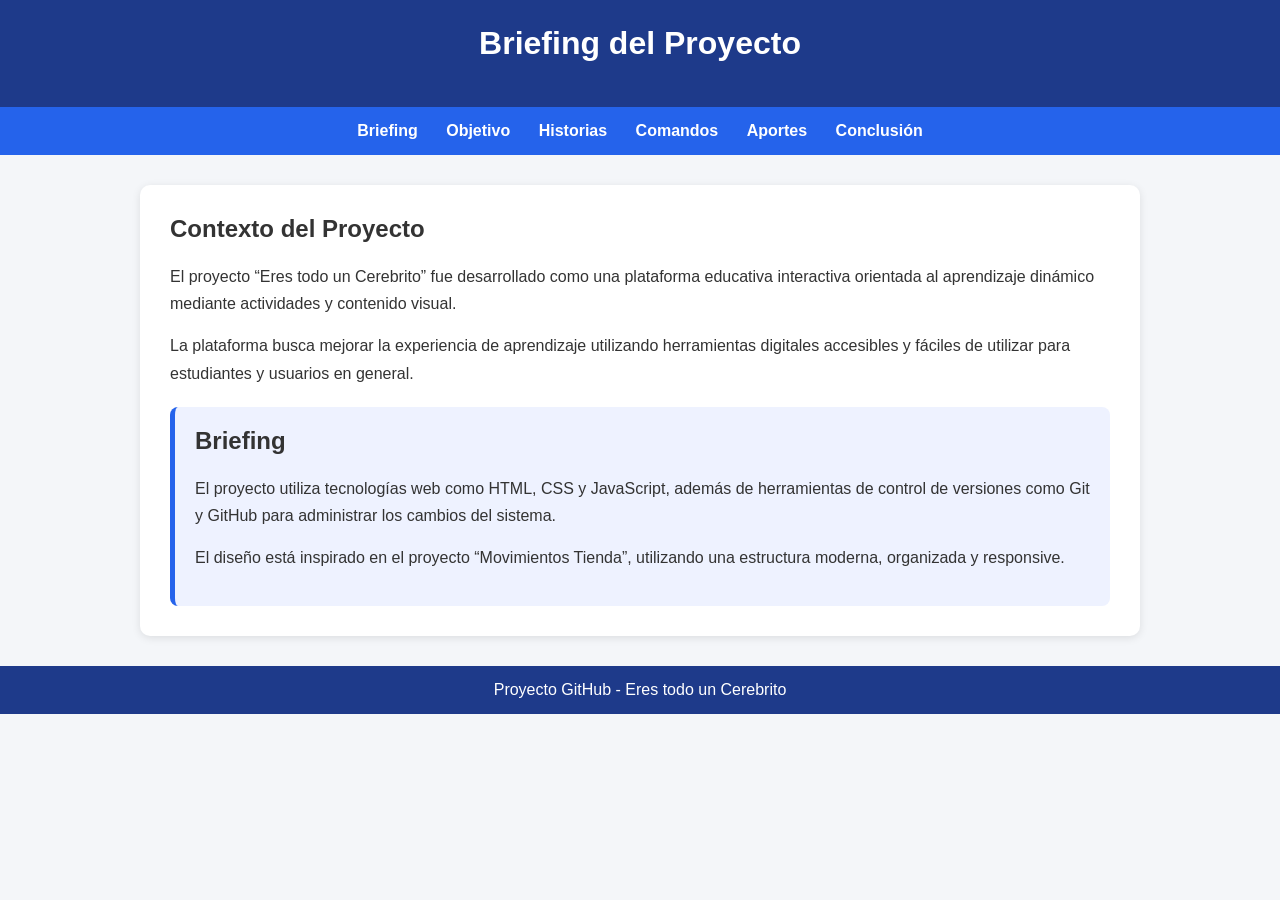
<file: Index.html>
<!DOCTYPE html>
<html lang="es">
<head>
    <meta charset="UTF-8">
    <meta name="viewport" content="width=device-width, initial-scale=1.0">
    <title>Briefing del Proyecto</title>
    <link rel="stylesheet" href="styles.css">
</head>
<body>

<header>
    <h1>Briefing del Proyecto</h1>
</header>

<nav>
    <a href="index.html">Briefing</a>
    <a href="objetivo.html">Objetivo</a>
    <a href="historias.html">Historias</a>
    <a href="comandos.html">Comandos</a>
    <a href="aportes.html">Aportes</a>
    <a href="conclusion.html">Conclusión</a>
</nav>

<div class="container">

    <h2>Contexto del Proyecto</h2>

    <p>
        El proyecto “Eres todo un Cerebrito” fue desarrollado como una plataforma educativa interactiva orientada al aprendizaje dinámico mediante actividades y contenido visual.
    </p>

    <p>
        La plataforma busca mejorar la experiencia de aprendizaje utilizando herramientas digitales accesibles y fáciles de utilizar para estudiantes y usuarios en general.
    </p>

    <div class="card">
        <h2>Briefing</h2>

        <p>
            El proyecto utiliza tecnologías web como HTML, CSS y JavaScript, además de herramientas de control de versiones como Git y GitHub para administrar los cambios del sistema.
        </p>

        <p>
            El diseño está inspirado en el proyecto “Movimientos Tienda”, utilizando una estructura moderna, organizada y responsive.
        </p>
    </div>

</div>

<footer>
    Proyecto GitHub - Eres todo un Cerebrito
</footer>

<script src="script.js"></script>

</body>
</html>
</file>
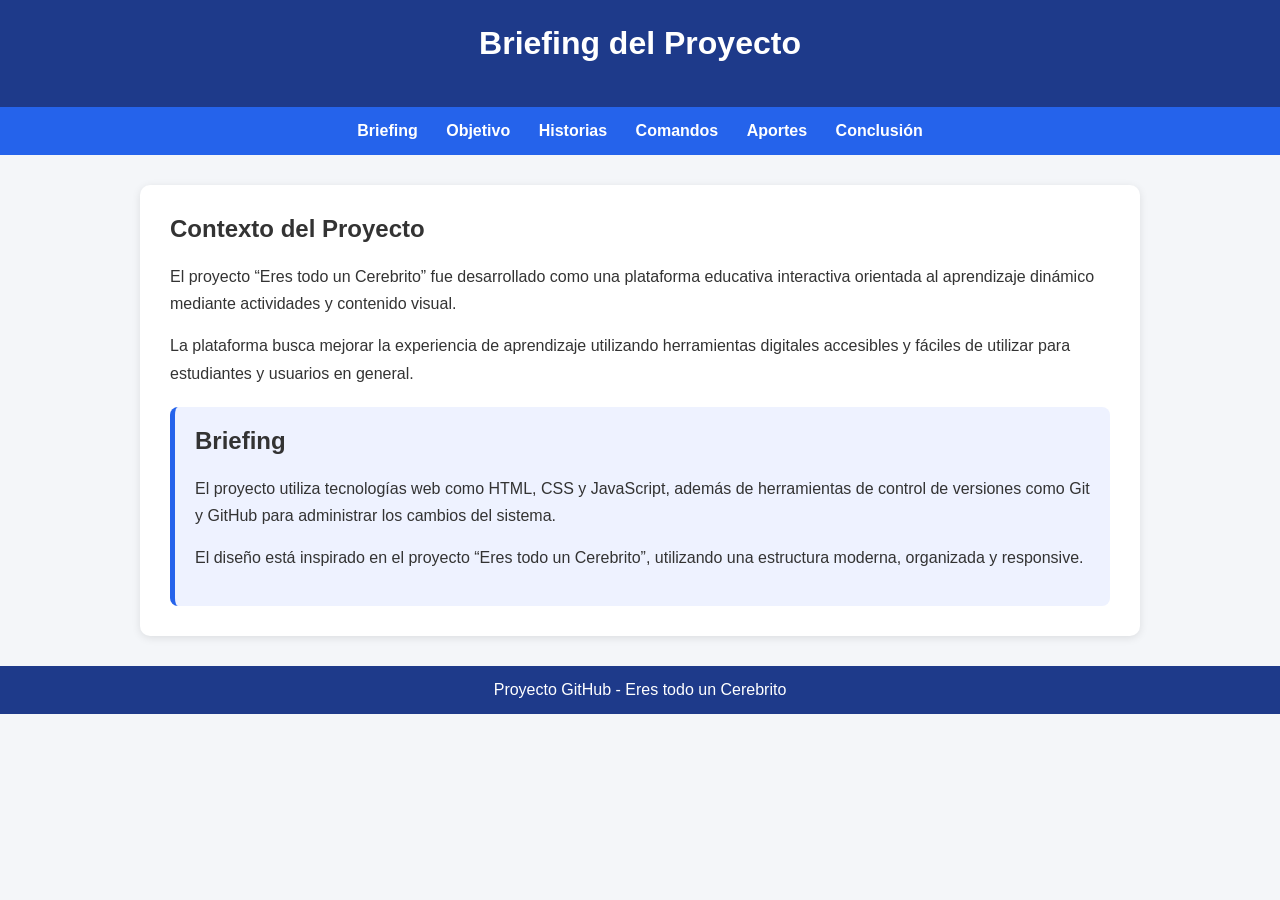
<file: index.html>
<!DOCTYPE html>
<html lang="es">
<head>
    <meta charset="UTF-8">
    <meta name="viewport" content="width=device-width, initial-scale=1.0">
    <title>Briefing del Proyecto</title>
    <link rel="stylesheet" href="styles.css">
</head>
<body>

<header>
    <h1>Briefing del Proyecto</h1>
</header>

<nav>
    <a href="index.html">Briefing</a>
    <a href="objetivo.html">Objetivo</a>
    <a href="historias.html">Historias</a>
    <a href="comandos.html">Comandos</a>
    <a href="aportes.html">Aportes</a>
    <a href="conclusion.html">Conclusión</a>
</nav>

<div class="container">

    <h2>Contexto del Proyecto</h2>

    <p>
        El proyecto “Eres todo un Cerebrito” fue desarrollado como una plataforma educativa interactiva orientada al aprendizaje dinámico mediante actividades y contenido visual.
    </p>

    <p>
        La plataforma busca mejorar la experiencia de aprendizaje utilizando herramientas digitales accesibles y fáciles de utilizar para estudiantes y usuarios en general.
    </p>

    <div class="card">
        <h2>Briefing</h2>

        <p>
            El proyecto utiliza tecnologías web como HTML, CSS y JavaScript, además de herramientas de control de versiones como Git y GitHub para administrar los cambios del sistema.
        </p>

        <p>
            El diseño está inspirado en el proyecto “Eres todo un Cerebrito”, utilizando una estructura moderna, organizada y responsive.
        </p>
    </div>

</div>

<footer>
    Proyecto GitHub - Eres todo un Cerebrito
</footer>

<script src="script.js"></script>

</body>
</html>
</file>
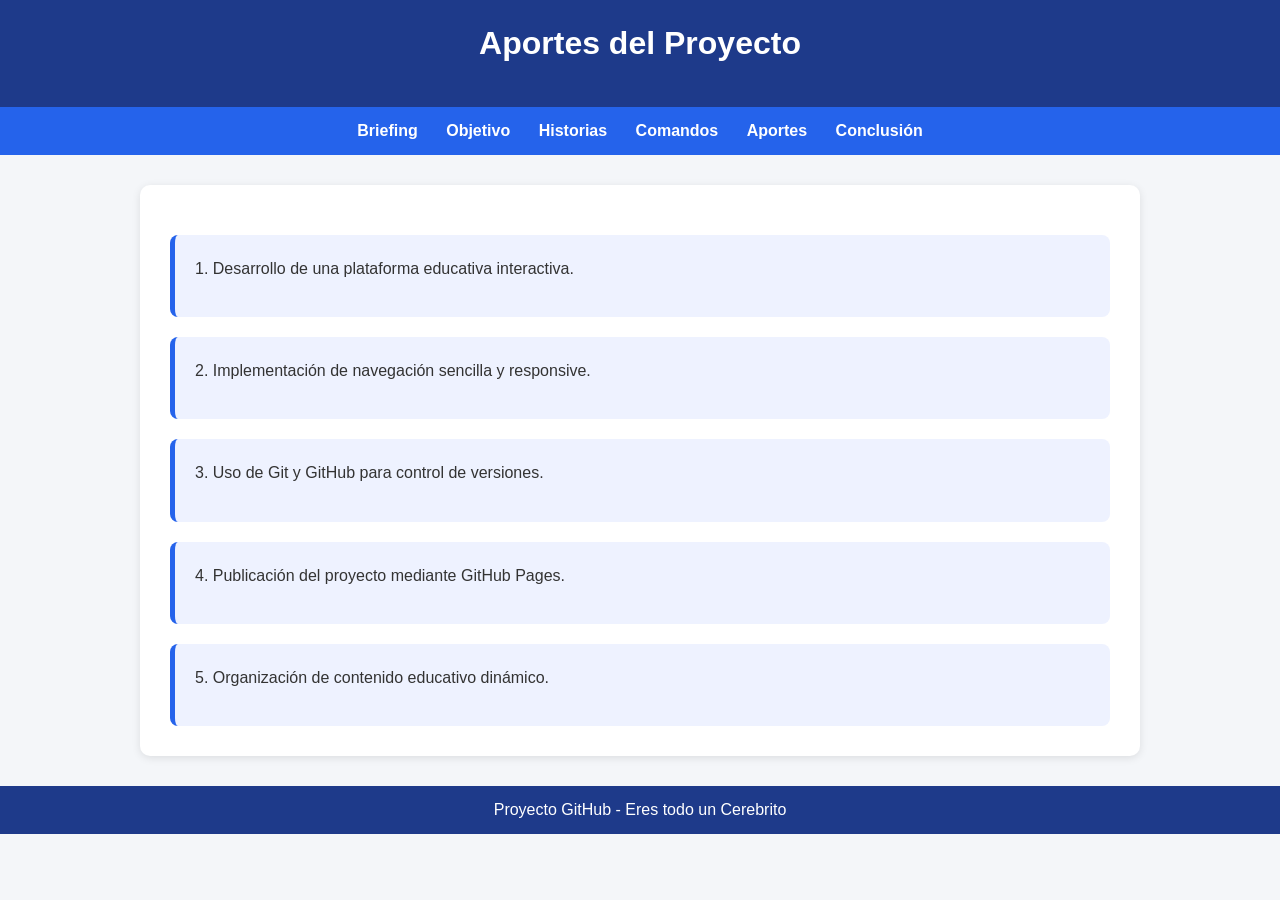
<file: aportes.html>
<!DOCTYPE html>
<html lang="es">
<head>
    <meta charset="UTF-8">
    <meta name="viewport" content="width=device-width, initial-scale=1.0">
    <title>Aportes</title>
    <link rel="stylesheet" href="styles.css">
</head>
<body>

<header>
    <h1>Aportes del Proyecto</h1>
</header>

<nav>
    <a href="index.html">Briefing</a>
    <a href="objetivo.html">Objetivo</a>
    <a href="historias.html">Historias</a>
    <a href="comandos.html">Comandos</a>
    <a href="aportes.html">Aportes</a>
    <a href="conclusion.html">Conclusión</a>
</nav>

<div class="container">

    <div class="card">
        <p>1. Desarrollo de una plataforma educativa interactiva.</p>
    </div>

    <div class="card">
        <p>2. Implementación de navegación sencilla y responsive.</p>
    </div>

    <div class="card">
        <p>3. Uso de Git y GitHub para control de versiones.</p>
    </div>

    <div class="card">
        <p>4. Publicación del proyecto mediante GitHub Pages.</p>
    </div>

    <div class="card">
        <p>5. Organización de contenido educativo dinámico.</p>
    </div>

</div>

<footer>
    Proyecto GitHub - Eres todo un Cerebrito
</footer>

</body>
</html>
</file>
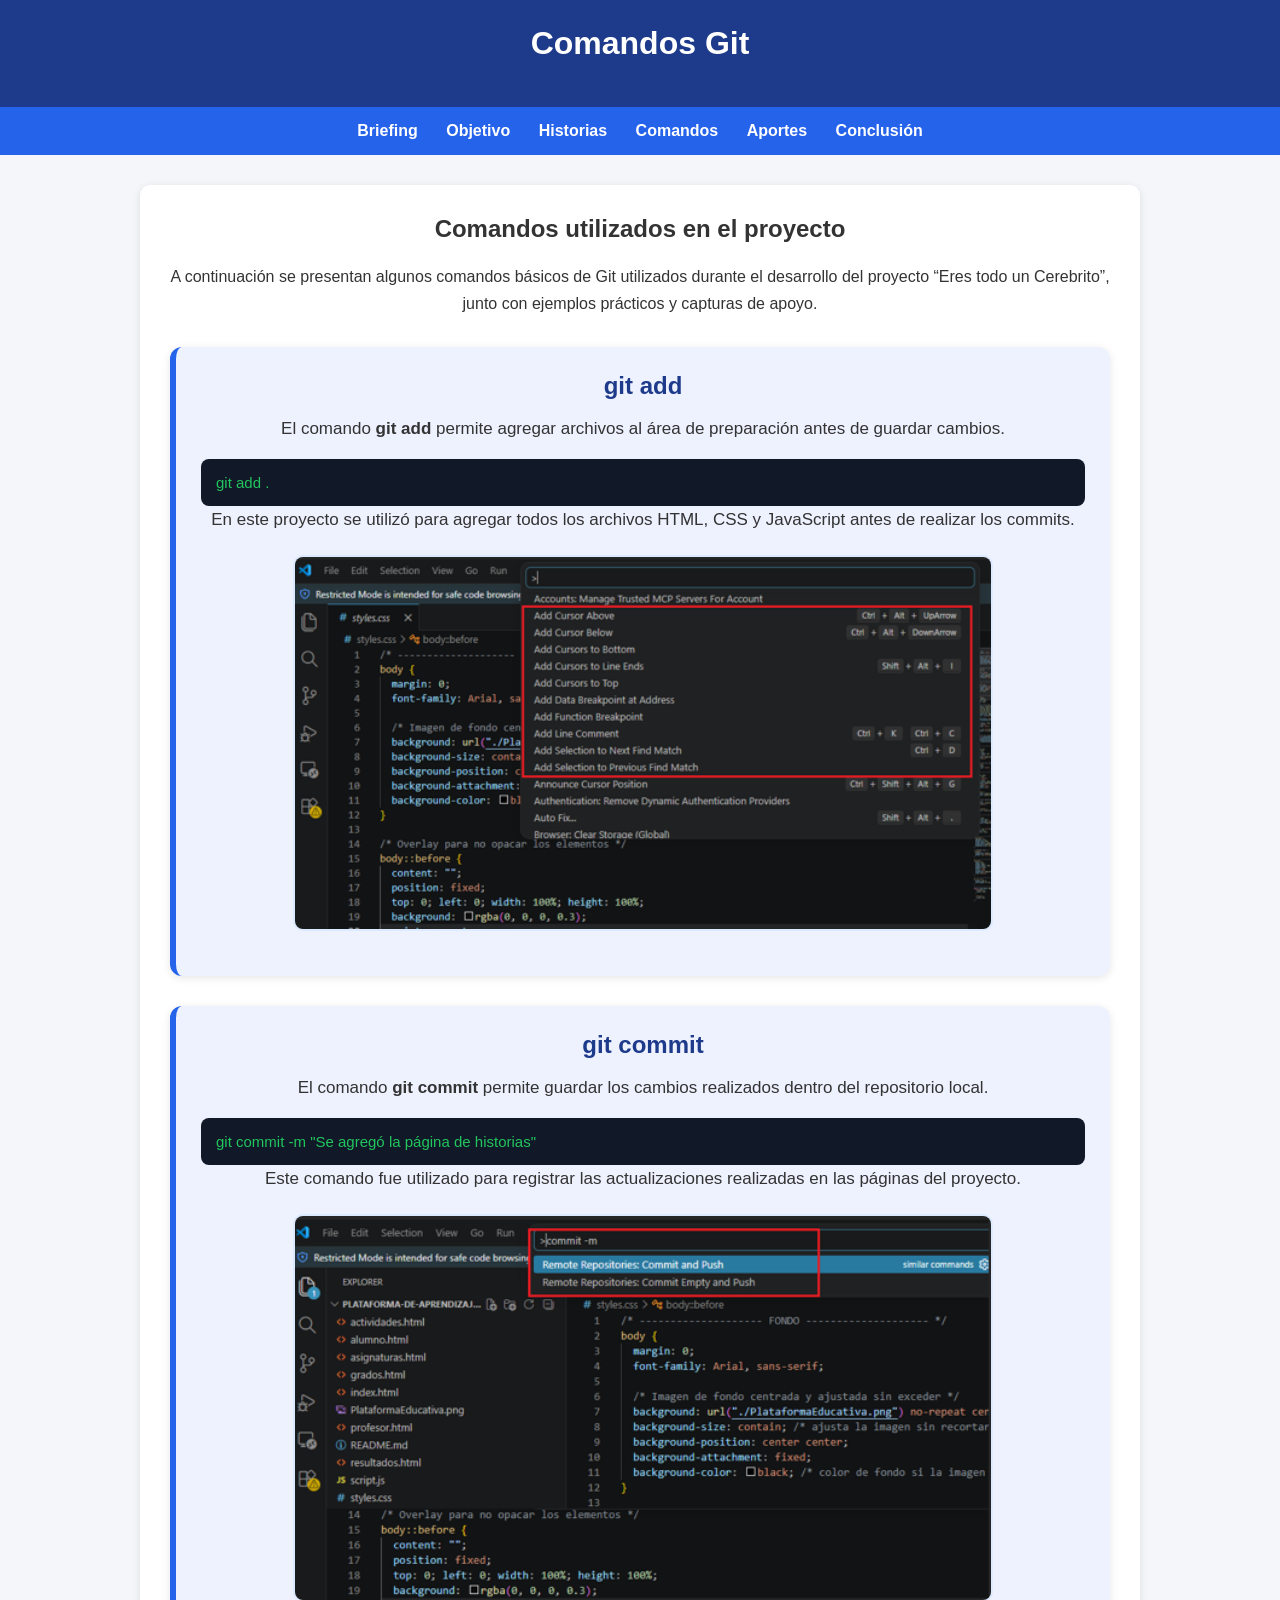
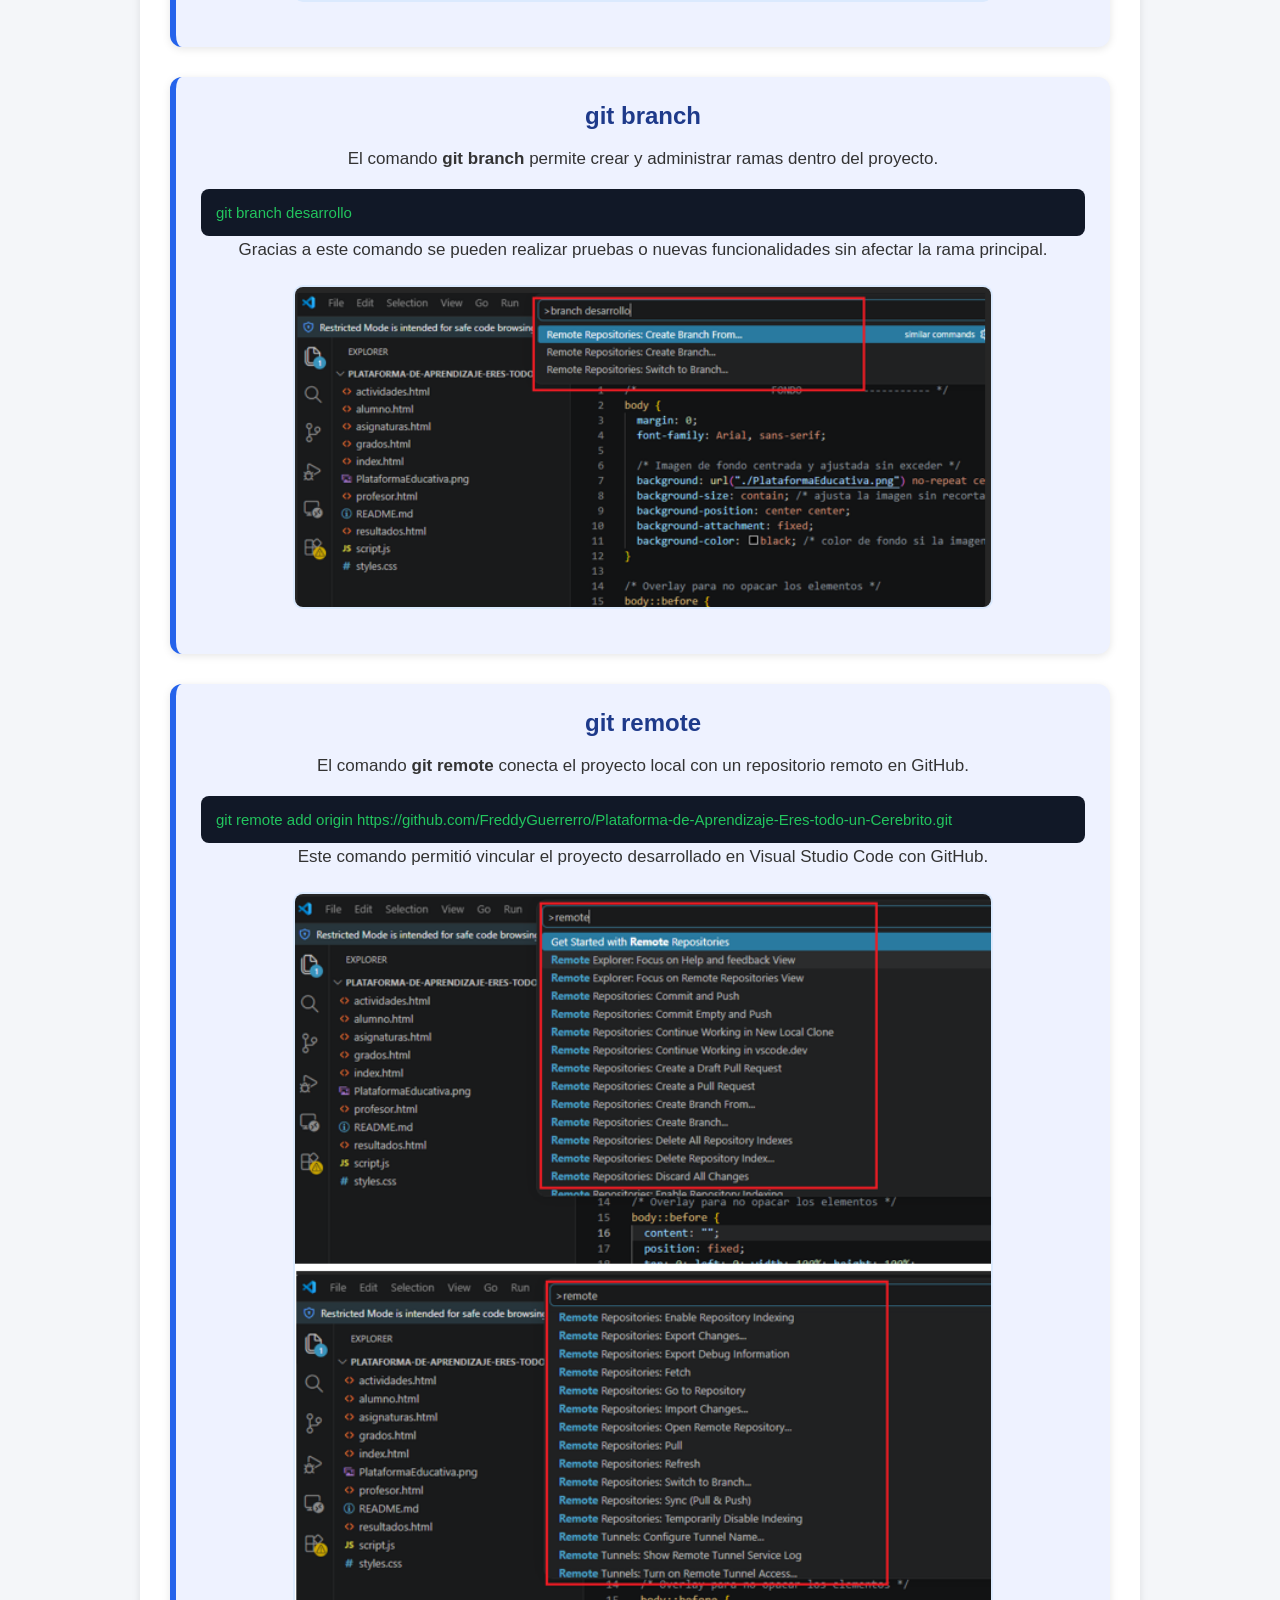
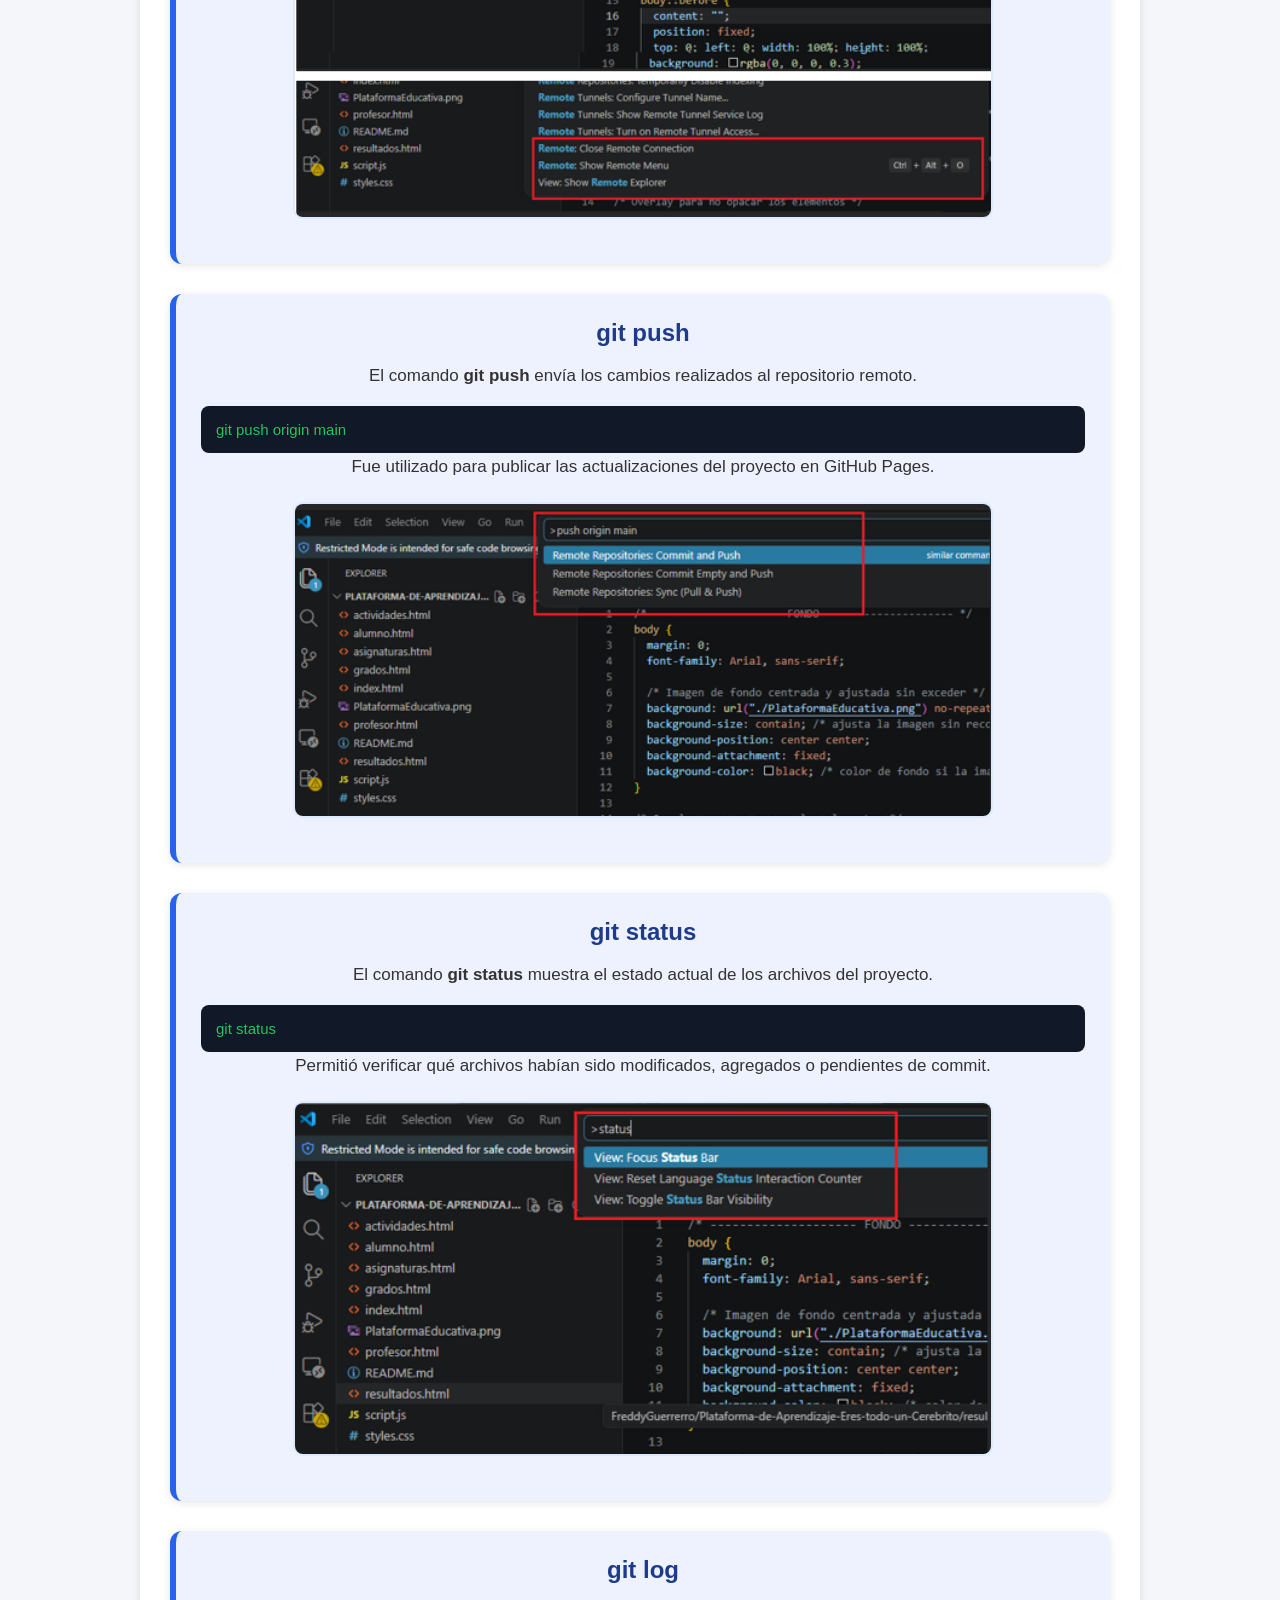
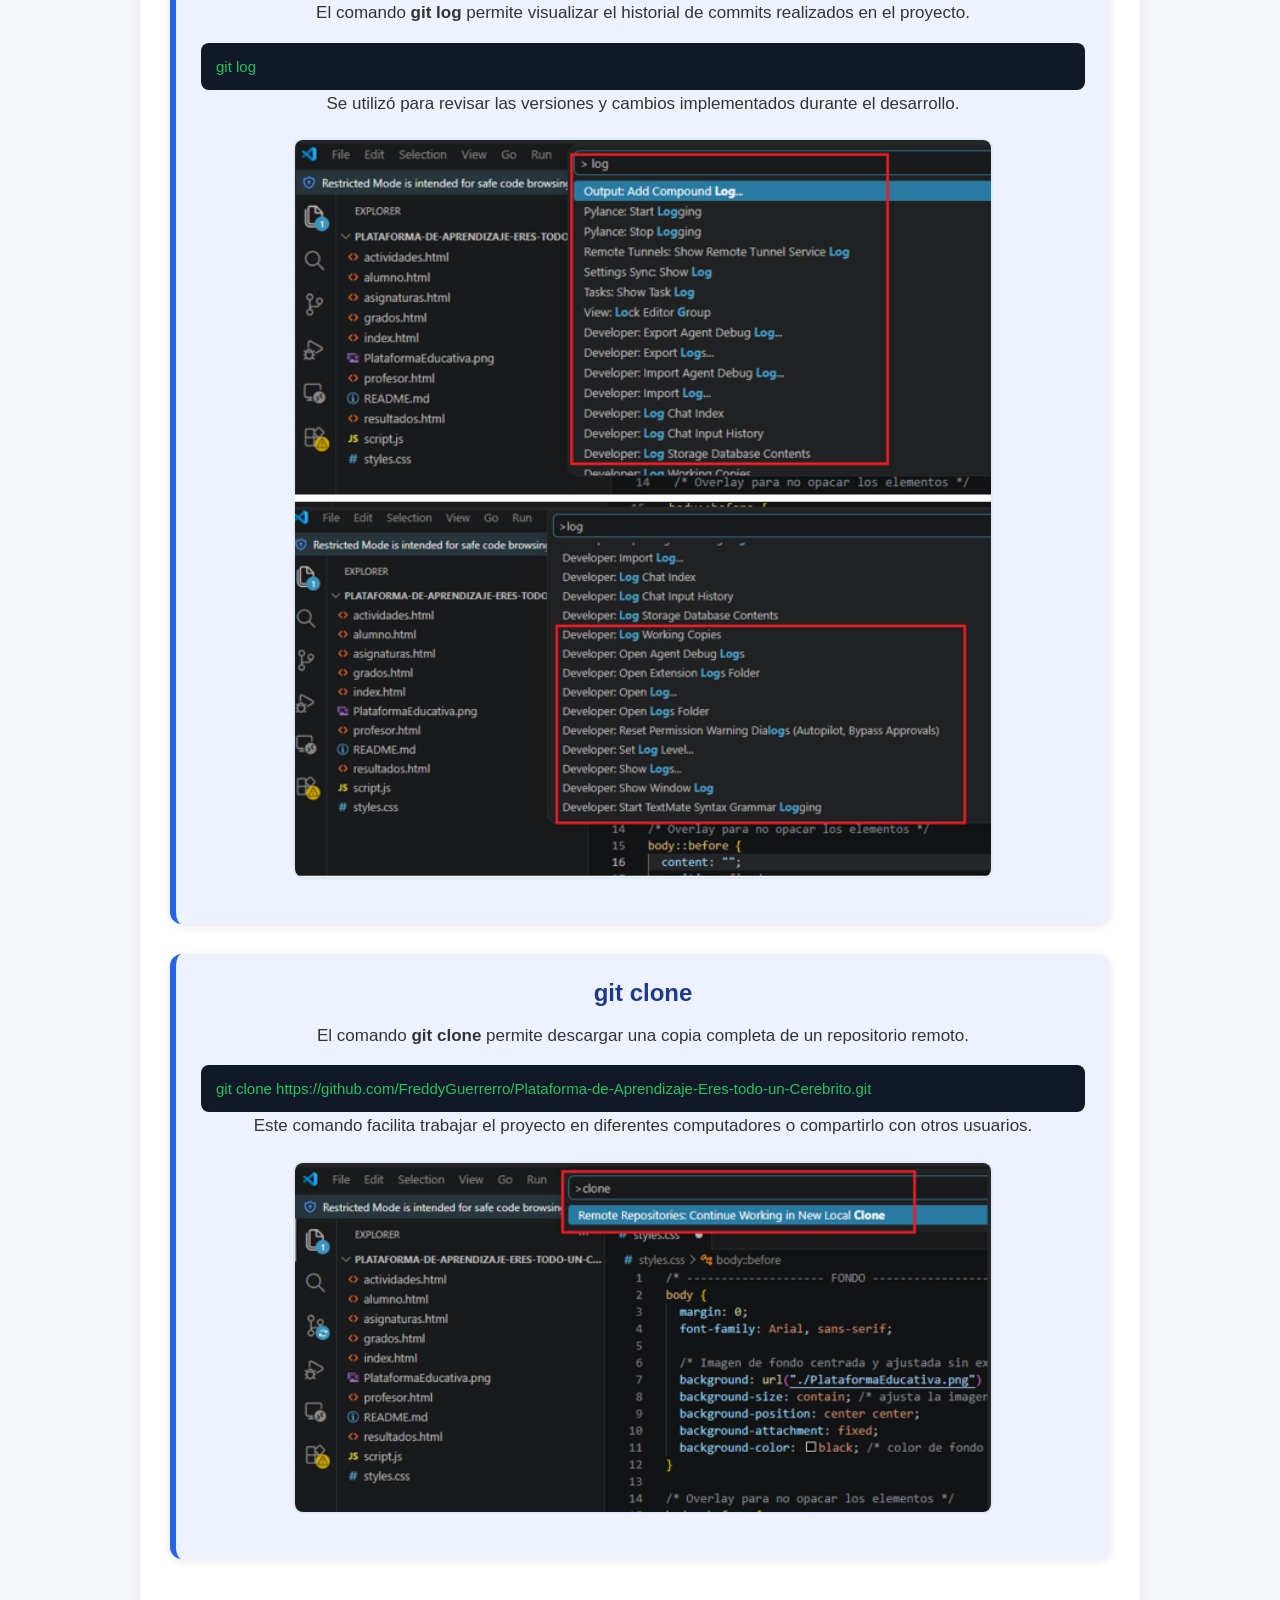
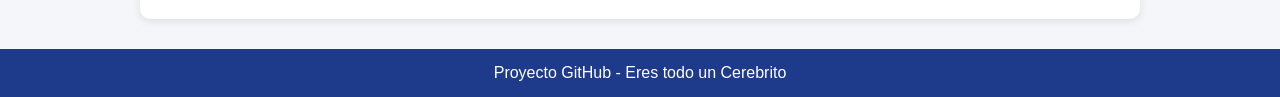
<file: comandos.html>
<!DOCTYPE html>
<html lang="es">
<head>
    <meta charset="UTF-8">
    <meta name="viewport" content="width=device-width, initial-scale=1.0">
    <title>Comandos Git</title>
    <link rel="stylesheet" href="styles.css">

    <style>

        .titulo-principal{
            text-align:center;
            margin-bottom:30px;
        }

        .comando-card{
            background:#eef2ff;
            border-left:6px solid #2563eb;
            padding:25px;
            margin-bottom:30px;
            border-radius:12px;
            text-align:center;
            box-shadow:0 2px 8px rgba(0,0,0,0.1);
        }

        .comando-card img{
            width:100%;
            max-width:700px;
            margin:20px auto;
            display:block;
            border-radius:10px;
            border:2px solid #dbeafe;
        }

        .comando-card h2{
            color:#1e3a8a;
            margin-bottom:15px;
        }

        .comando-card p{
            font-size:17px;
            line-height:1.7;
        }

        code{
            display:block;
            background:#111827;
            color:#22c55e;
            padding:15px;
            border-radius:8px;
            margin-top:15px;
            overflow-x:auto;
            text-align:left;
            font-size:15px;
        }

    </style>

</head>
<body>

<header>
    <h1>Comandos Git</h1>
</header>

<nav>
    <a href="index.html">Briefing</a>
    <a href="objetivo.html">Objetivo</a>
    <a href="historias.html">Historias</a>
    <a href="comandos.html">Comandos</a>
    <a href="aportes.html">Aportes</a>
    <a href="conclusion.html">Conclusión</a>
</nav>

<div class="container">

    <div class="titulo-principal">

        <h2>Comandos utilizados en el proyecto</h2>

        <p>
            A continuación se presentan algunos comandos básicos de Git utilizados durante el desarrollo del proyecto
            “Eres todo un Cerebrito”, junto con ejemplos prácticos y capturas de apoyo.
        </p>

    </div>

    <!-- git add -->

    <div class="comando-card">

        <h2>git add</h2>

        <p>
            El comando <strong>git add</strong> permite agregar archivos al área de preparación antes de guardar cambios.
        </p>

        <code>
git add .
        </code>

        <p>
            En este proyecto se utilizó para agregar todos los archivos HTML, CSS y JavaScript antes de realizar los commits.
        </p>

        <img src="git-add.png" alt="Comando git add">

    </div>

    <!-- git commit -->

    <div class="comando-card">

        <h2>git commit</h2>

        <p>
            El comando <strong>git commit</strong> permite guardar los cambios realizados dentro del repositorio local.
        </p>

        <code>
git commit -m "Se agregó la página de historias"
        </code>

        <p>
            Este comando fue utilizado para registrar las actualizaciones realizadas en las páginas del proyecto.
        </p>

        <img src="git-commit.png" alt="Comando git commit">

    </div>

    <!-- git branch -->

    <div class="comando-card">

        <h2>git branch</h2>

        <p>
            El comando <strong>git branch</strong> permite crear y administrar ramas dentro del proyecto.
        </p>

        <code>
git branch desarrollo
        </code>

        <p>
            Gracias a este comando se pueden realizar pruebas o nuevas funcionalidades sin afectar la rama principal.
        </p>

        <img src="git-branch.png" alt="Comando git branch">

    </div>

    <!-- git remote -->

    <div class="comando-card">

        <h2>git remote</h2>

        <p>
            El comando <strong>git remote</strong> conecta el proyecto local con un repositorio remoto en GitHub.
        </p>

        <code>
git remote add origin https://github.com/FreddyGuerrerro/Plataforma-de-Aprendizaje-Eres-todo-un-Cerebrito.git
        </code>

        <p>
            Este comando permitió vincular el proyecto desarrollado en Visual Studio Code con GitHub.
        </p>

        <img src="git-remote.png" alt="Comando git remote">

    </div>

    <!-- git push -->

    <div class="comando-card">

        <h2>git push</h2>

        <p>
            El comando <strong>git push</strong> envía los cambios realizados al repositorio remoto.
        </p>

        <code>
git push origin main
        </code>

        <p>
            Fue utilizado para publicar las actualizaciones del proyecto en GitHub Pages.
        </p>

        <img src="git-push.png" alt="Comando git push">

    </div>

    <!-- git status -->

    <div class="comando-card">

        <h2>git status</h2>

        <p>
            El comando <strong>git status</strong> muestra el estado actual de los archivos del proyecto.
        </p>

        <code>
git status
        </code>

        <p>
            Permitió verificar qué archivos habían sido modificados, agregados o pendientes de commit.
        </p>

        <img src="git-status.png" alt="Comando git status">

    </div>

    <!-- git log -->

    <div class="comando-card">

        <h2>git log</h2>

        <p>
            El comando <strong>git log</strong> permite visualizar el historial de commits realizados en el proyecto.
        </p>

        <code>
git log
        </code>

        <p>
            Se utilizó para revisar las versiones y cambios implementados durante el desarrollo.
        </p>

        <img src="git-log.png" alt="Comando git log">

    </div>

    <!-- git clone -->

    <div class="comando-card">

        <h2>git clone</h2>

        <p>
            El comando <strong>git clone</strong> permite descargar una copia completa de un repositorio remoto.
        </p>

        <code>
git clone https://github.com/FreddyGuerrerro/Plataforma-de-Aprendizaje-Eres-todo-un-Cerebrito.git
        </code>

        <p>
            Este comando facilita trabajar el proyecto en diferentes computadores o compartirlo con otros usuarios.
        </p>

        <img src="git-clone.png" alt="Comando git clone">

    </div>

</div>

<footer>
    Proyecto GitHub - Eres todo un Cerebrito
</footer>

<script src="script.js"></script>

</body>
</html>
</file>
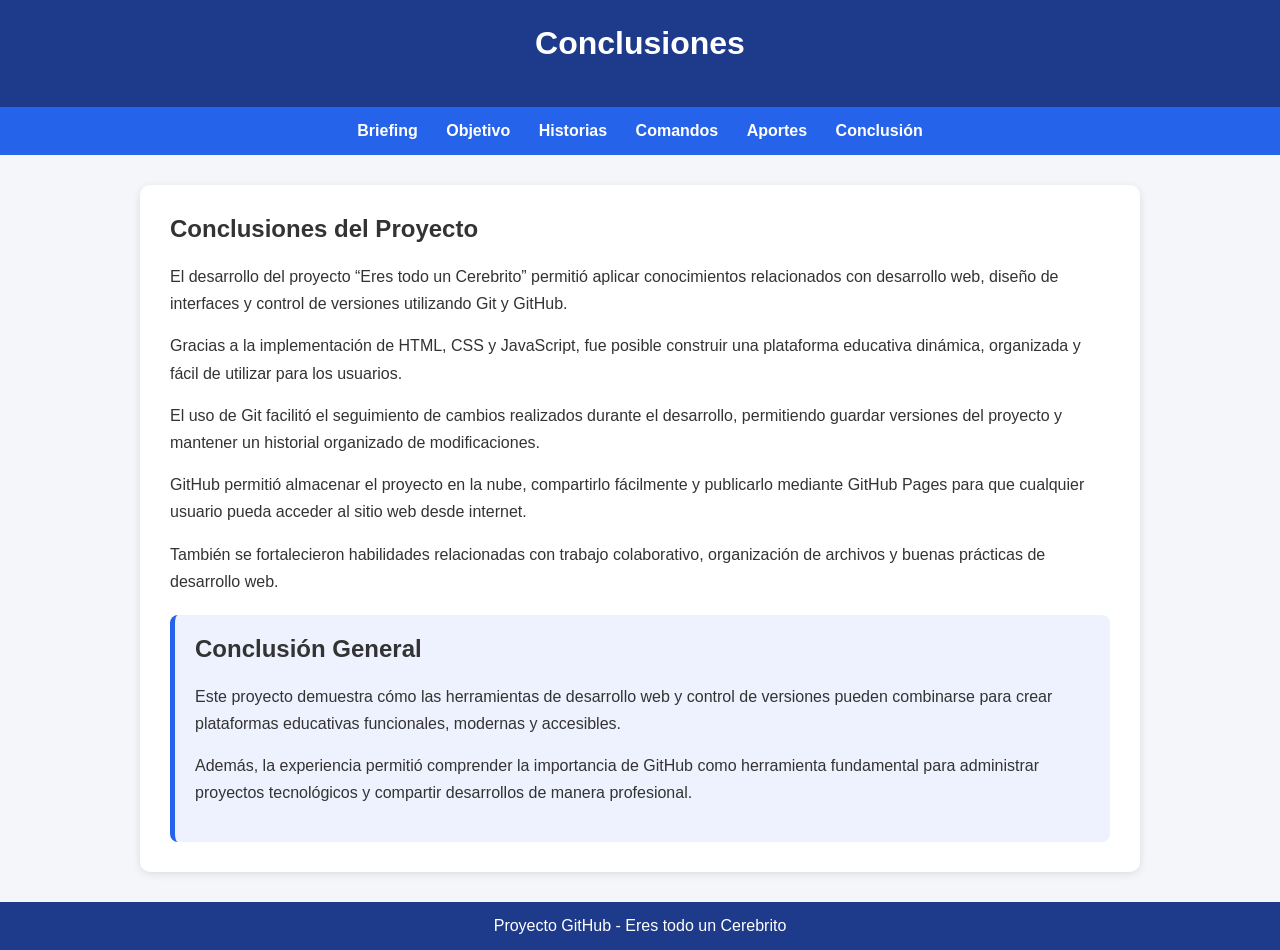
<file: conclusion.html>
<!DOCTYPE html>
<html lang="es">
<head>
    <meta charset="UTF-8">
    <meta name="viewport" content="width=device-width, initial-scale=1.0">
    <title>Conclusiones</title>
    <link rel="stylesheet" href="styles.css">
</head>
<body>

<header>
    <h1>Conclusiones</h1>
</header>

<nav>
    <a href="index.html">Briefing</a>
    <a href="objetivo.html">Objetivo</a>
    <a href="historias.html">Historias</a>
    <a href="comandos.html">Comandos</a>
    <a href="aportes.html">Aportes</a>
    <a href="conclusion.html">Conclusión</a>
</nav>

<div class="container">

    <h2>Conclusiones del Proyecto</h2>

    <p>
        El desarrollo del proyecto “Eres todo un Cerebrito” permitió aplicar conocimientos relacionados con desarrollo web, diseño de interfaces y control de versiones utilizando Git y GitHub.
    </p>

    <p>
        Gracias a la implementación de HTML, CSS y JavaScript, fue posible construir una plataforma educativa dinámica, organizada y fácil de utilizar para los usuarios.
    </p>

    <p>
        El uso de Git facilitó el seguimiento de cambios realizados durante el desarrollo, permitiendo guardar versiones del proyecto y mantener un historial organizado de modificaciones.
    </p>

    <p>
        GitHub permitió almacenar el proyecto en la nube, compartirlo fácilmente y publicarlo mediante GitHub Pages para que cualquier usuario pueda acceder al sitio web desde internet.
    </p>

    <p>
        También se fortalecieron habilidades relacionadas con trabajo colaborativo, organización de archivos y buenas prácticas de desarrollo web.
    </p>

    <div class="card">
        <h2>Conclusión General</h2>

        <p>
            Este proyecto demuestra cómo las herramientas de desarrollo web y control de versiones pueden combinarse para crear plataformas educativas funcionales, modernas y accesibles.
        </p>

        <p>
            Además, la experiencia permitió comprender la importancia de GitHub como herramienta fundamental para administrar proyectos tecnológicos y compartir desarrollos de manera profesional.
        </p>
    </div>

</div>

<footer>
    Proyecto GitHub - Eres todo un Cerebrito
</footer>

<script src="script.js"></script>

</body>
</html>
</file>
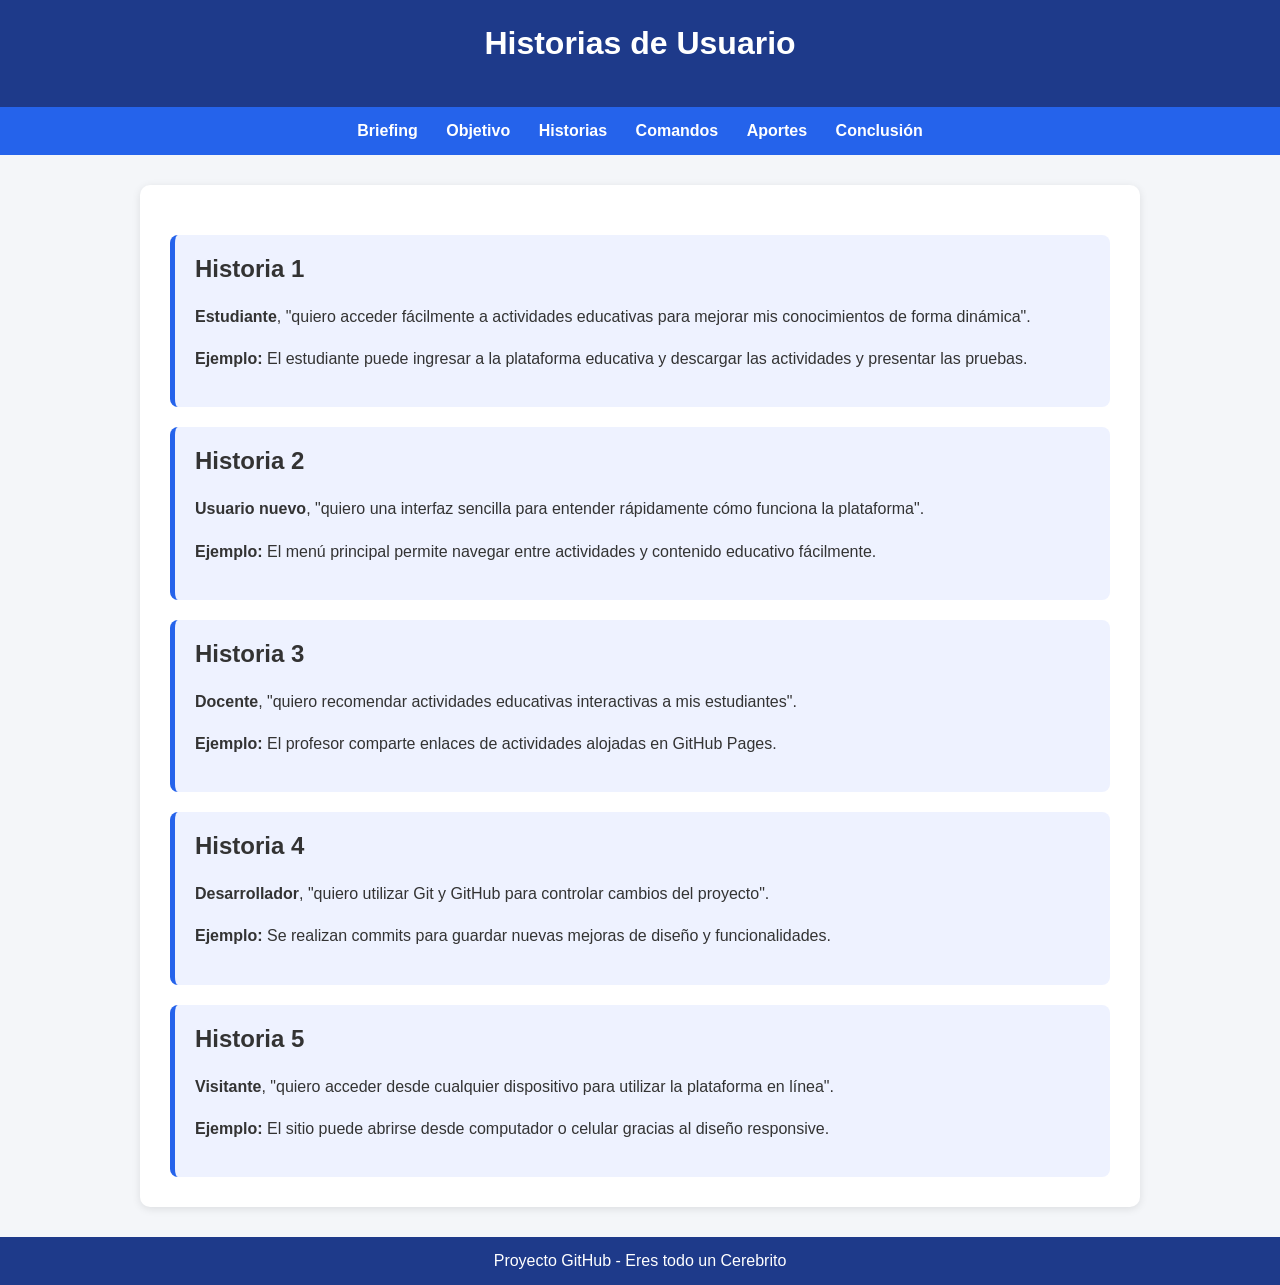
<file: historias.html>
<!DOCTYPE html>
<html lang="es">
<head>
    <meta charset="UTF-8">
    <meta name="viewport" content="width=device-width, initial-scale=1.0">
    <title>Historias de Usuario</title>
    <link rel="stylesheet" href="styles.css">
</head>
<body>

<header>
    <h1>Historias de Usuario</h1>
</header>

<nav>
    <a href="index.html">Briefing</a>
    <a href="objetivo.html">Objetivo</a>
    <a href="historias.html">Historias</a>
    <a href="comandos.html">Comandos</a>
    <a href="aportes.html">Aportes</a>
    <a href="conclusion.html">Conclusión</a>
</nav>

<div class="container">

    <div class="card">
        <h2>Historia 1</h2>
        <p><strong>Estudiante</strong>, "quiero acceder fácilmente a actividades educativas para mejorar mis conocimientos de forma dinámica".</p>
        <p><strong>Ejemplo:</strong> El estudiante puede ingresar a la plataforma educativa y descargar las actividades y presentar las pruebas.</p>
    </div>

    <div class="card">
        <h2>Historia 2</h2>
        <p><strong>Usuario nuevo</strong>, "quiero una interfaz sencilla para entender rápidamente cómo funciona la plataforma".</p>
        <p><strong>Ejemplo:</strong> El menú principal permite navegar entre actividades y contenido educativo fácilmente.</p>
    </div>

    <div class="card">
        <h2>Historia 3</h2>
        <p><strong>Docente</strong>, "quiero recomendar actividades educativas interactivas a mis estudiantes".</p>
        <p><strong>Ejemplo:</strong> El profesor comparte enlaces de actividades alojadas en GitHub Pages.</p>
    </div>

    <div class="card">
        <h2>Historia 4</h2>
        <p><strong>Desarrollador</strong>, "quiero utilizar Git y GitHub para controlar cambios del proyecto".</p>
        <p><strong>Ejemplo:</strong> Se realizan commits para guardar nuevas mejoras de diseño y funcionalidades.</p>
    </div>

    <div class="card">
        <h2>Historia 5</h2>
        <p><strong>Visitante</strong>, "quiero acceder desde cualquier dispositivo para utilizar la plataforma en línea".</p>
        <p><strong>Ejemplo:</strong> El sitio puede abrirse desde computador o celular gracias al diseño responsive.</p>
    </div>

</div>

<footer>
    Proyecto GitHub - Eres todo un Cerebrito
</footer>

</body>
</html>
</file>
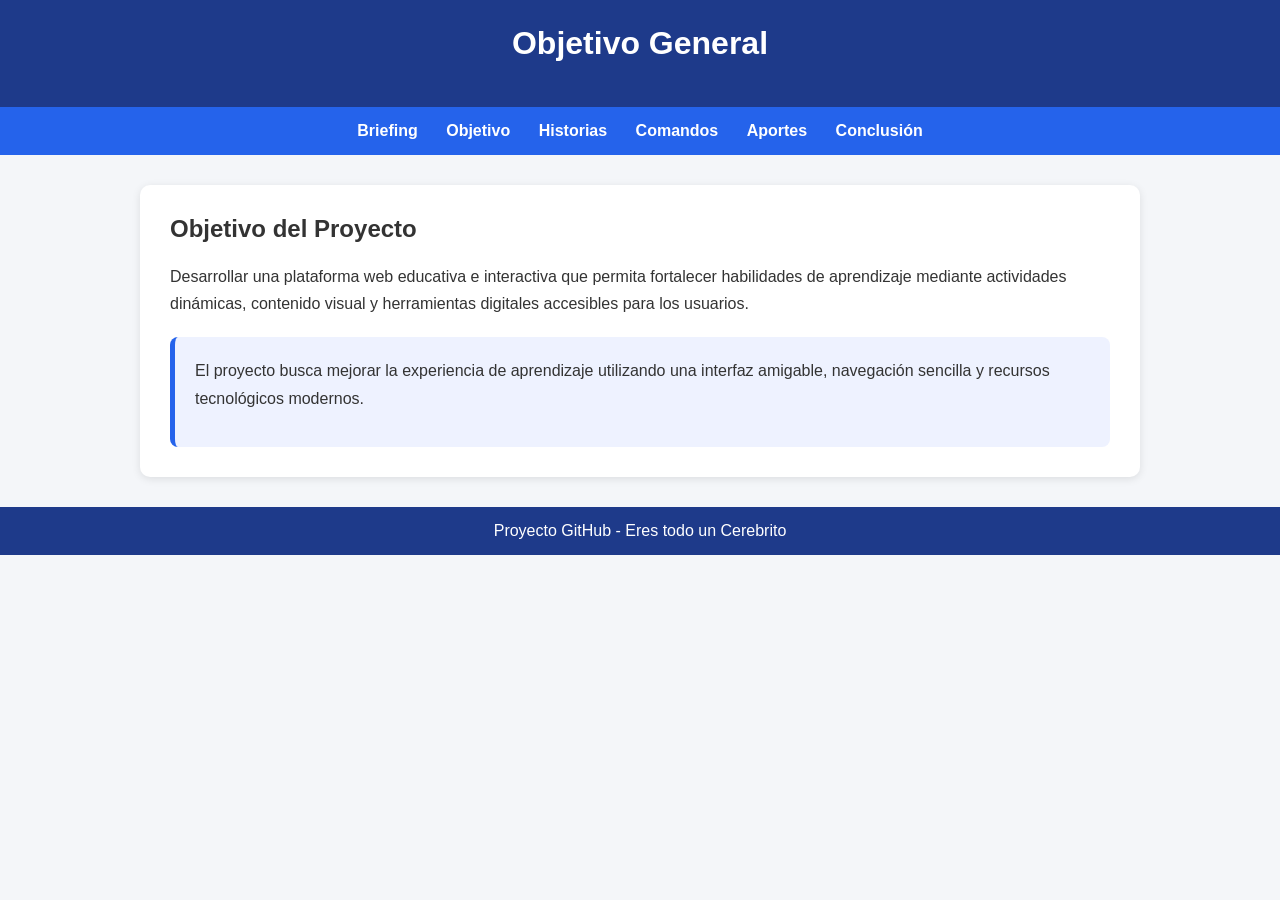
<file: objetivo.html>
<!DOCTYPE html>
<html lang="es">
<head>
    <meta charset="UTF-8">
    <meta name="viewport" content="width=device-width, initial-scale=1.0">
    <title>Objetivo General</title>
    <link rel="stylesheet" href="styles.css">
</head>
<body>

<header>
    <h1>Objetivo General</h1>
</header>

<nav>
    <a href="index.html">Briefing</a>
    <a href="objetivo.html">Objetivo</a>
    <a href="historias.html">Historias</a>
    <a href="comandos.html">Comandos</a>
    <a href="aportes.html">Aportes</a>
    <a href="conclusion.html">Conclusión</a>
</nav>

<div class="container">

    <h2>Objetivo del Proyecto</h2>

    <p>
        Desarrollar una plataforma web educativa e interactiva que permita fortalecer habilidades de aprendizaje mediante actividades dinámicas, contenido visual y herramientas digitales accesibles para los usuarios.
    </p>

    <div class="card">
        <p>
            El proyecto busca mejorar la experiencia de aprendizaje utilizando una interfaz amigable, navegación sencilla y recursos tecnológicos modernos.
        </p>
    </div>

</div>

<footer>
    Proyecto GitHub - Eres todo un Cerebrito
</footer>

</body>
</html>
</file>
<file: styles.css>
*{
    margin:0;
    padding:0;
    box-sizing:border-box;
    font-family:Arial, Helvetica, sans-serif;
}

body{
    background:#f4f6f9;
    color:#333;
}

header{
    background:#1e3a8a;
    color:white;
    padding:25px;
    text-align:center;
}

nav{
    background:#2563eb;
    padding:15px;
    text-align:center;
}

nav a{
    color:white;
    text-decoration:none;
    margin:0 12px;
    font-weight:bold;
}

nav a:hover{
    color:yellow;
}

.container{
    width:90%;
    max-width:1000px;
    margin:30px auto;
    background:white;
    padding:30px;
    border-radius:10px;
    box-shadow:0 2px 8px rgba(0,0,0,0.1);
}

h1,h2{
    margin-bottom:20px;
}

p{
    line-height:1.7;
    margin-bottom:15px;
}

.card{
    background:#eef2ff;
    border-left:5px solid #2563eb;
    padding:20px;
    margin-top:20px;
    border-radius:8px;
}

footer{
    background:#1e3a8a;
    color:white;
    text-align:center;
    padding:15px;
    margin-top:30px;
}

code{
    display:block;
    background:#111827;
    color:#22c55e;
    padding:15px;
    border-radius:8px;
    margin-top:10px;
    overflow-x:auto;
}
</file>
